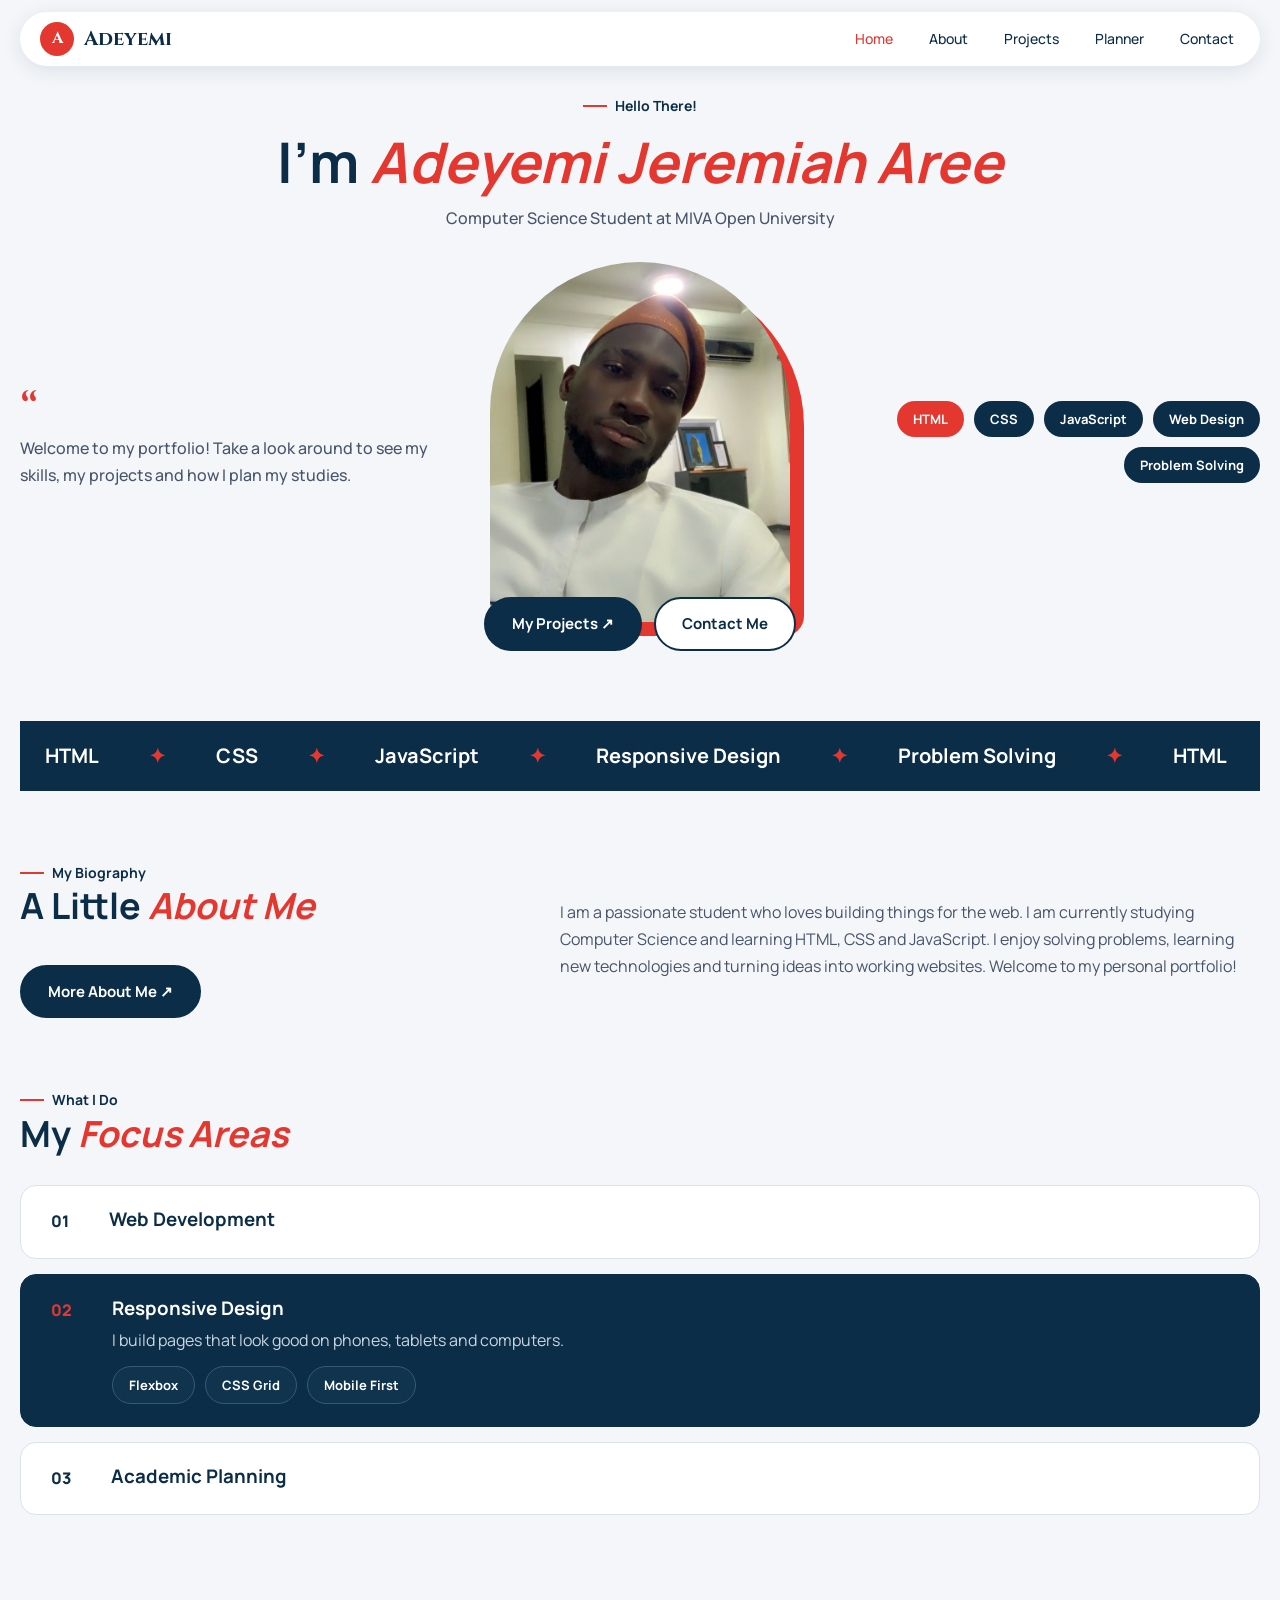
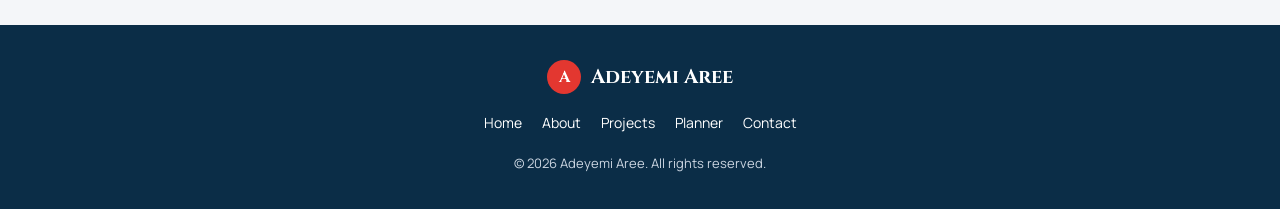
<file: index.html>
<!DOCTYPE html>
<html lang="en">
<head>
  <meta charset="UTF-8">
  <meta name="viewport" content="width=device-width, initial-scale=1.0">
  <title>Home | A.A</title>
  <link rel="stylesheet" href="style.css">
</head>
<body>

  <header>
    <nav>
      <a href="index.html" class="logo"><span class="logo-circle">A</span> Adeyemi</a>
      <ul>
        <li><a href="index.html" class="active">Home</a></li>
        <li><a href="about.html">About</a></li>
        <li><a href="projects.html">Projects</a></li>
        <li><a href="planner.html">Planner</a></li>
        <li><a href="contact.html">Contact</a></li>
      </ul>
    </nav>
  </header>

  <main>
    <section class="hero">
      <p class="label">Hello There!</p>
      <h1>I'm <span class="accent">Adeyemi Jeremiah Aree</span></h1>
      
      <p class="role">Computer Science Student at MIVA Open University</p>

      <div class="hero-main">
        <div class="welcome-card">
          <p class="quote">&ldquo;</p>
          
          <p>Welcome to my portfolio! Take a look around to see my skills, my projects and how I plan my studies.</p>
        </div>

        <div class="photo-wrap">
          <img src="images/my pic.jpeg" alt="Photograph of Adeyemi Aree">
        </div>

        <ul class="tag-list">
          <li>HTML</li>
          <li>CSS</li>
          <li>JavaScript</li>
          <li>Web Design</li>
          <li>Problem Solving</li>
        </ul>
      </div>

      <div class="hero-buttons">
        <a href="projects.html" class="btn btn-dark">My Projects &#8599;</a>
        <a href="contact.html" class="btn btn-outline">Contact Me</a>
      </div>
    </section>

    <div class="strip">
      <div class="strip-track"><span>HTML</span><span class="star">&#10022;</span><span>CSS</span><span class="star">&#10022;</span><span>JavaScript</span><span class="star">&#10022;</span><span>Responsive Design</span><span class="star">&#10022;</span><span>Problem Solving</span><span class="star">&#10022;</span><span>HTML</span><span class="star">&#10022;</span><span>CSS</span><span class="star">&#10022;</span><span>JavaScript</span><span class="star">&#10022;</span><span>Responsive Design</span><span class="star">&#10022;</span><span>Problem Solving</span><span class="star">&#10022;</span></div>
    </div>

    <section class="bio">
      <div>
        <p class="label">My Biography</p>
        <h2>A Little <span class="accent">About Me</span></h2>
        <br>
        <a href="about.html" class="btn btn-dark">More About Me &#8599;</a>
      </div>
      <p>
        I am a passionate student who loves building things for the web.
        I am currently studying Computer Science and learning HTML, CSS and
        JavaScript. I enjoy solving problems, learning new technologies and
        turning ideas into working websites. Welcome to my personal portfolio!
      </p>
    </section>

    <section>
      <p class="label">What I Do</p>
      <h2 class="section-title">My <span class="accent">Focus Areas</span></h2>

      <ul class="service-list">
       
        <li class="service">
          <span class="num">01</span>
          <h3>Web Development</h3>
        </li>
        <li class="service dark">
          <span class="num">02</span>
          <div>
            <h3>Responsive Design</h3>
            <p>I build pages that look good on phones, tablets and computers.</p>
            <ul class="tag-list">
              <li>Flexbox</li>
              <li>CSS Grid</li>
              <li>Mobile First</li>
            </ul>
          </div>
        </li>
        <li class="service">
          <span class="num">03</span>
          <h3>Academic Planning</h3>
        </li>
      </ul>
    </section>
  </main>

  <footer>
    <a href="index.html" class="logo"><span class="logo-circle">A</span> Adeyemi Aree</a>
    <ul>
      <li><a href="index.html">Home</a></li>
      <li><a href="about.html">About</a></li>
      <li><a href="projects.html">Projects</a></li>
      <li><a href="planner.html">Planner</a></li>
      <li><a href="contact.html">Contact</a></li>
    </ul>
    
    <p>&copy; 2026 Adeyemi Aree. All rights reserved.</p>
  </footer>

</body>
</html>
</file>
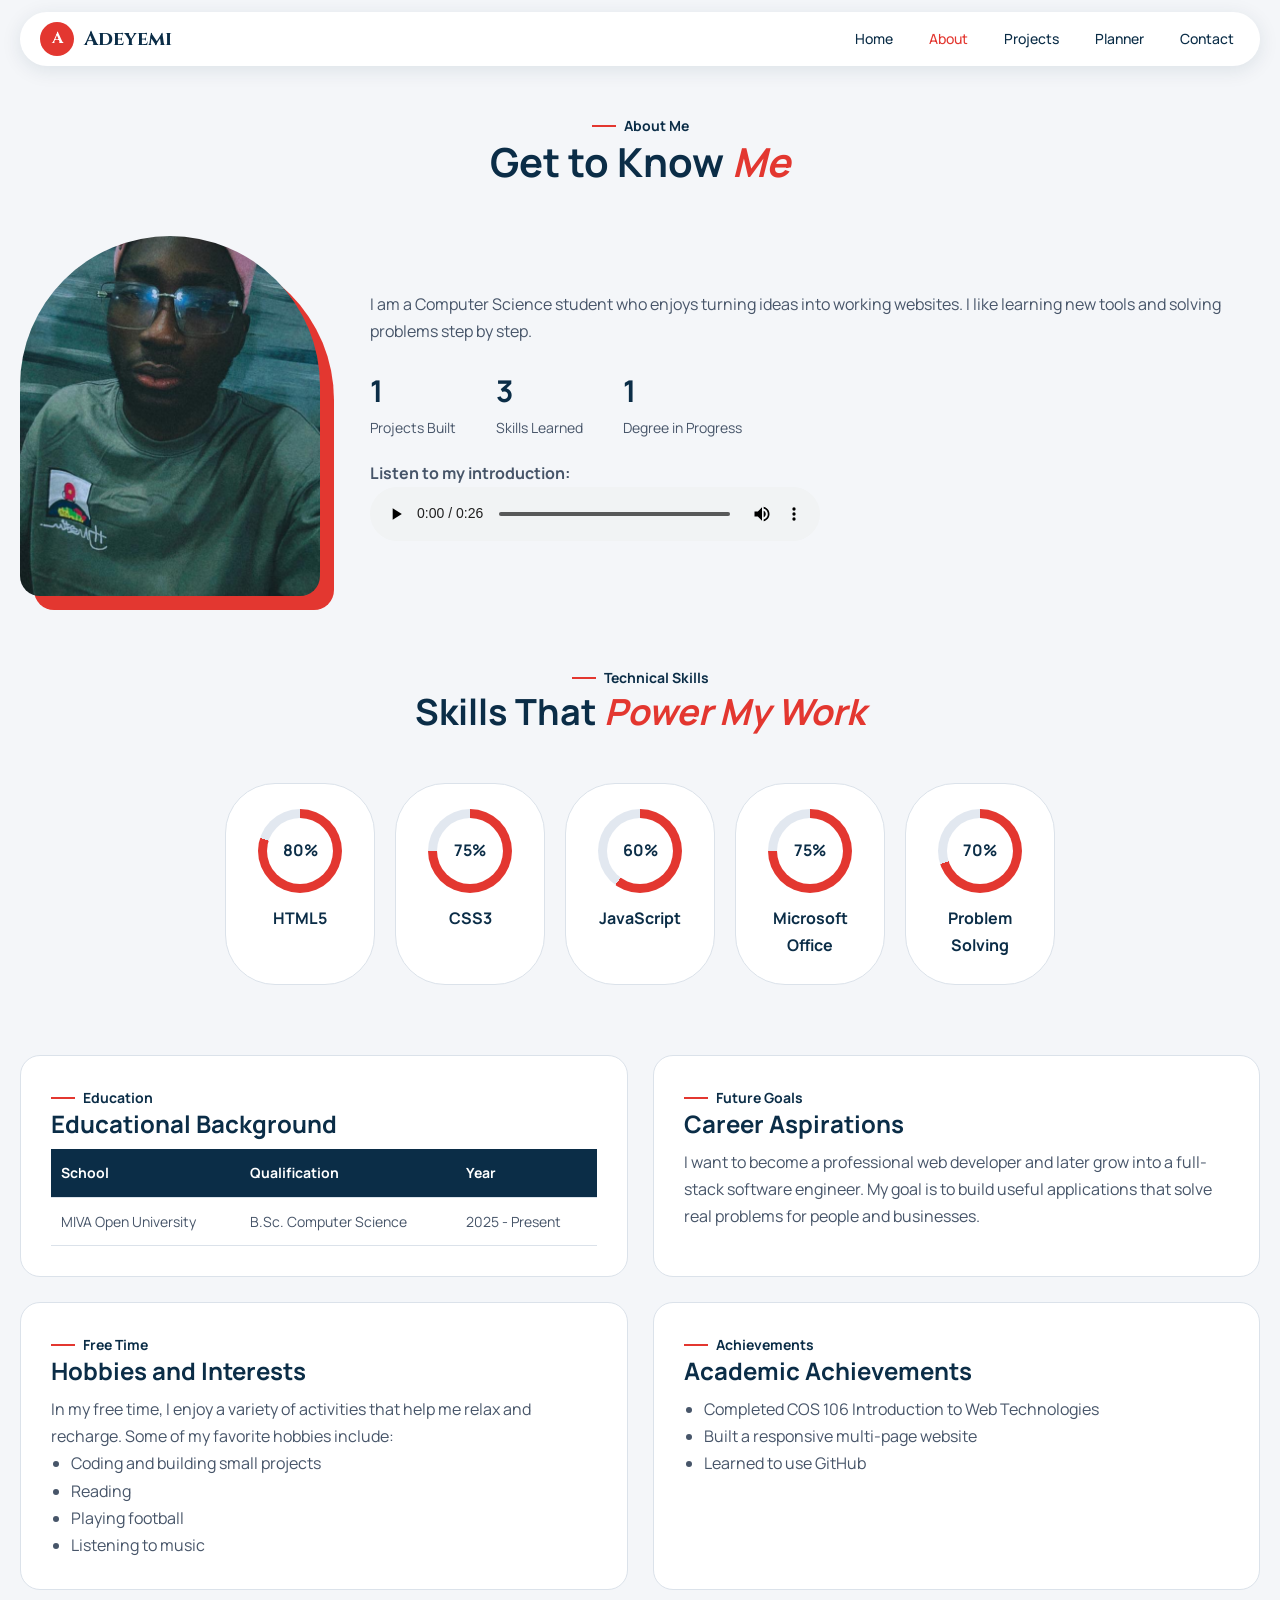
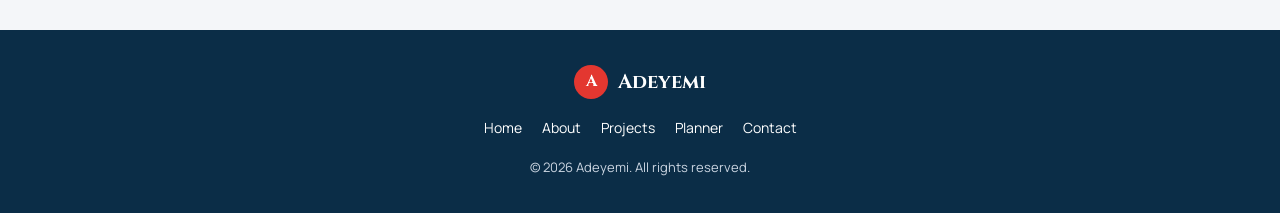
<file: about.html>
<!DOCTYPE html>
<html lang="en">
<head>
  <meta charset="UTF-8">
  <meta name="viewport" content="width=device-width, initial-scale=1.0">
  <title>About | Adeyemi</title>
  <link rel="stylesheet" href="style.css">
</head>
<body>

  <header>
    <nav>
      <a href="index.html" class="logo"><span class="logo-circle">A</span> Adeyemi</a>
      <ul>
        <li><a href="index.html">Home</a></li>
        <li><a href="about.html" class="active">About</a></li>
        <li><a href="projects.html">Projects</a></li>
        <li><a href="planner.html">Planner</a></li>
        <li><a href="contact.html">Contact</a></li>
      </ul>
    </nav>
  </header>

  <main>
    <div class="page-heading">
      <p class="label">About Me</p>
      <h1>Get to Know <span class="accent">Me</span></h1>
    </div>

    <section class="about-intro">
      <div class="photo-wrap">
        <img src="images/pic.jpeg">
      </div>
      <div>
        <p>
          I am a Computer Science student who enjoys turning ideas into working
          websites. I like learning new tools and solving problems step by step.
        </p>
       
        <ul class="stats">
          <li><strong>1</strong> Projects Built</li>
          <li><strong>3</strong> Skills Learned</li>
          <li><strong>1</strong> Degree in Progress</li>
        </ul>
        <p><strong>Listen to my introduction:</strong></p>
       
        <audio controls>
          <source src="audio/intro.mp3" type="audio/mpeg">
        </audio>
      </div>
    </section>

    <!-- TECHNICAL SKILLS (a list). The number appears twice: in style="--percent: 90" and in the text -->
    <section>
      <div class="page-heading">
        <p class="label">Technical Skills</p>
        <h2 class="section-title">Skills That <span class="accent">Power My Work</span></h2>
      </div>
      <ul class="skills">
        <li>
          <div class="skill-circle" style="--percent: 80"><span>80%</span></div>
          HTML5
        </li>
        <li>
          <div class="skill-circle" style="--percent: 75"><span>75%</span></div>
          CSS3
        </li>
        <li>
          <div class="skill-circle" style="--percent: 60"><span>60%</span></div>
          JavaScript
        </li>
        <li>
          <div class="skill-circle" style="--percent: 75"><span>75%</span></div>
          Microsoft Office
        </li>
        <li>
          <div class="skill-circle" style="--percent: 70"><span>70%</span></div>
          Problem Solving
        </li>
      </ul>
    </section>

    <div class="about-grid">

      <section class="card">
        <p class="label">Education</p>
        <h2>Educational Background</h2>
        <table>
          <tr>
            <th>School</th>
            <th>Qualification</th>
            <th>Year</th>
          </tr>
          <tr>
            <td>MIVA Open University</td>
            <td>B.Sc. Computer Science</td>
            <td>2025 - Present</td>
          </tr>
        </table>
      </section>

      <section class="card">
        <p class="label">Future Goals</p>
        <h2>Career Aspirations</h2>
        <p>
          I want to become a professional web developer and later grow into a
          full-stack software engineer. My goal is to build useful applications
          that solve real problems for people and businesses.
        </p>
      </section>

      <section class="card">
        <p class="label">Free Time</p>
        <h2>Hobbies and Interests</h2>
        <p>
          In my free time, I enjoy a variety of activities that help me relax and
          recharge. Some of my favorite hobbies include:
        <ul>
          <li>Coding and building small projects</li>
          <li>Reading</li>
          <li>Playing football</li>
          <li>Listening to music</li>
        </ul>
      </section>
      <section class="card">
        <p class="label">Achievements</p>
        <h2>Academic Achievements</h2>
        <ul>
          <li>Completed COS 106 Introduction to Web Technologies</li>
          <li>Built a responsive multi-page website</li>
          <li>Learned to use GitHub</li>
        </ul>
      </section>

    </div>
  </main>

  <footer>
    <a href="index.html" class="logo"><span class="logo-circle">A</span> Adeyemi</a>
    <ul>
      <li><a href="index.html">Home</a></li>
      <li><a href="about.html">About</a></li>
      <li><a href="projects.html">Projects</a></li>
      <li><a href="planner.html">Planner</a></li>
      <li><a href="contact.html">Contact</a></li>
    </ul>
    <p>&copy; 2026 Adeyemi. All rights reserved.</p>
  </footer>

</body>
</html>
</file>
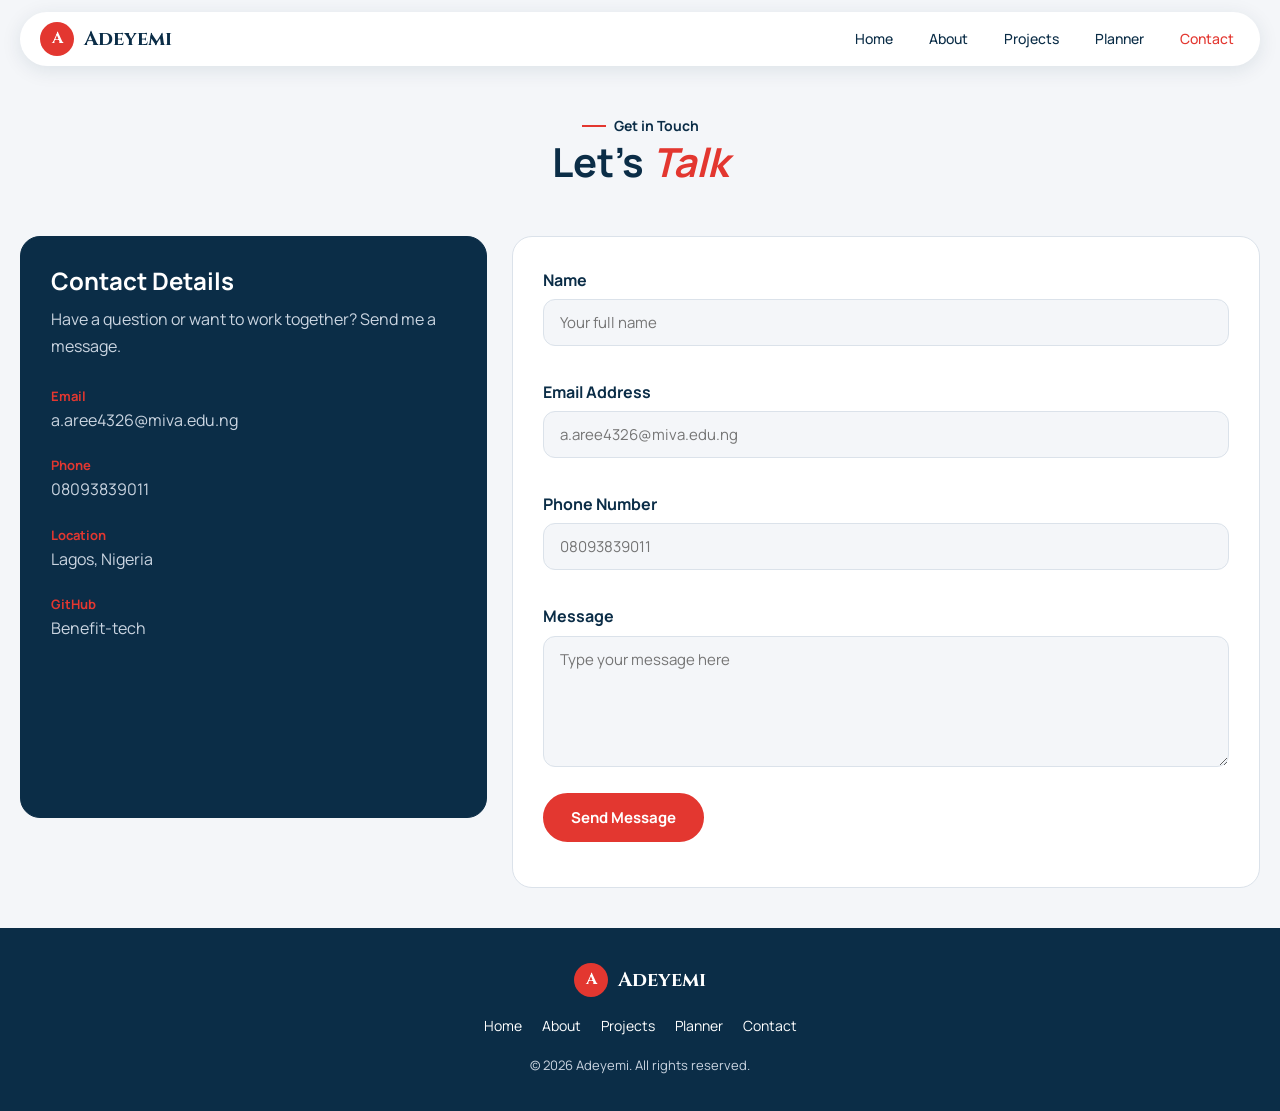
<file: contact.html>
<!DOCTYPE html>
<html lang="en">
<head>
  <meta charset="UTF-8">
  <meta name="viewport" content="width=device-width, initial-scale=1.0">
  <title>Contact | Adeyemi</title>
  <link rel="stylesheet" href="style.css">
</head>
<body>

  <header>
    <nav>
      <!-- EDIT: Put your first letter in the circle and your name next to it -->
      <a href="index.html" class="logo"><span class="logo-circle">A</span> Adeyemi</a>
      <ul>
        <li><a href="index.html">Home</a></li>
        <li><a href="about.html">About</a></li>
        <li><a href="projects.html">Projects</a></li>
        <li><a href="planner.html">Planner</a></li>
        <li><a href="contact.html" class="active">Contact</a></li>
      </ul>
    </nav>
  </header>

  <main>
    <div class="page-heading">
      <p class="label">Get in Touch</p>
      <h1>Let's <span class="accent">Talk</span></h1>
    </div>

    <div class="contact-layout">

      <section class="card contact-info">
        <h2>Contact Details</h2>
        <p>Have a question or want to work together? Send me a message.</p>
        <ul>
          <li><strong>Email</strong> a.aree4326@miva.edu.ng</li>
          <li><strong>Phone</strong> 08093839011</li>
          <li><strong>Location</strong> Lagos, Nigeria</li>
          <li><strong>GitHub</strong> <github class="com">
          <Benefit-tech>Benefit-tech</Benefit-tech></li>
        </ul>
      </section>

      <form id="contactForm" class="card contact-form" novalidate>

        <label for="name">Name</label>
        <input type="text" id="name" placeholder="Your full name">
        <p class="error" id="nameError"></p>

        <label for="email">Email Address</label>
        <input type="text" id="email" placeholder="a.aree4326@miva.edu.ng">
        <p class="error" id="emailError"></p>

        <label for="phone">Phone Number</label>
        <input type="text" id="phone" placeholder="08093839011">
        <p class="error" id="phoneError"></p>

        <label for="message">Message</label>
        <textarea id="message" rows="5" placeholder="Type your message here"></textarea>
        <p class="error" id="messageError"></p>

        <button type="submit" class="btn">Send Message</button>
        <p id="formMessage"></p>
      </form>

    </div>
  </main>

  <footer>
    <a href="index.html" class="logo"><span class="logo-circle">A</span> Adeyemi</a>
    <ul>
      <li><a href="index.html">Home</a></li>
      <li><a href="about.html">About</a></li>
      <li><a href="projects.html">Projects</a></li>
      <li><a href="planner.html">Planner</a></li>
      <li><a href="contact.html">Contact</a></li>
    </ul>
    <p>&copy; 2026 Adeyemi. All rights reserved.</p>
  </footer>

  <script src="contact.js"></script>
</body>
</html>
</file>
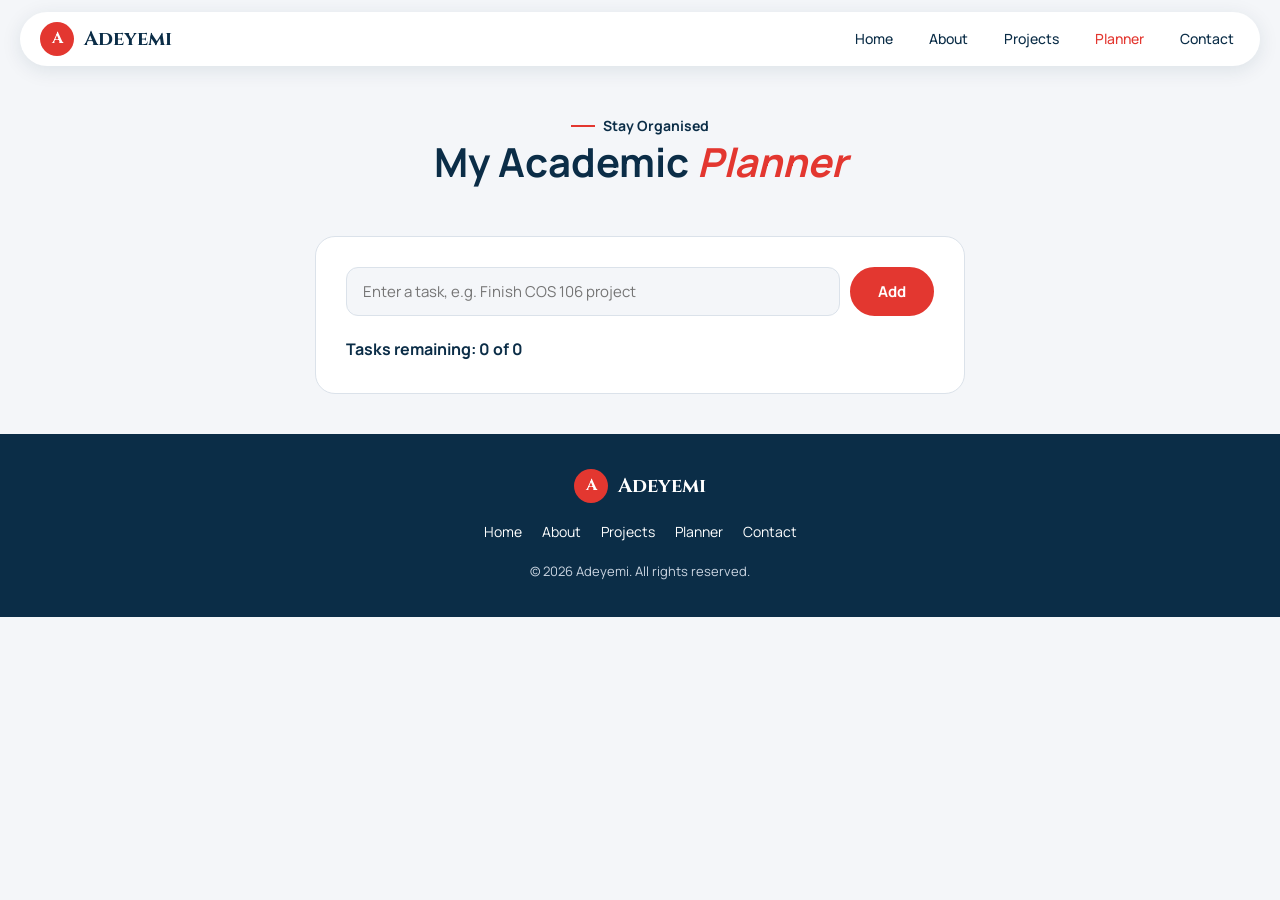
<file: planner.html>
<!DOCTYPE html>
<html lang="en">
<head>
  <meta charset="UTF-8">
  <meta name="viewport" content="width=device-width, initial-scale=1.0">
  <title>Academic Planner | Adeyemi</title>
  <link rel="stylesheet" href="style.css">
</head>
<body>

  <header>
    <nav>
      <a href="index.html" class="logo"><span class="logo-circle">A</span> Adeyemi</a>
      <ul>
        <li><a href="index.html">Home</a></li>
        <li><a href="about.html">About</a></li>
        <li><a href="projects.html">Projects</a></li>
        <li><a href="planner.html" class="active">Planner</a></li>
        <li><a href="contact.html">Contact</a></li>
      </ul>
    </nav>
  </header>

  <main>
    <div class="page-heading">
      <p class="label">Stay Organised</p>
      <h1>My Academic <span class="accent">Planner</span></h1>
    </div>

    <section class="planner-box card">
      <div class="add-task">
        <input type="text" id="taskInput" placeholder="Enter a task, e.g. Finish COS 106 project">
        <button class="btn" id="addButton">Add</button> 

      </div>
      <ul id="taskList">  </ul>

      <p id="taskCount"></p>
    </section>
  </main>

  <footer>
    <a href="index.html" class="logo"><span class="logo-circle">A</span> Adeyemi</a>
    <ul>
      <li><a href="index.html">Home</a></li>
      <li><a href="about.html">About</a></li>
      <li><a href="projects.html">Projects</a></li>
      <li><a href="planner.html">Planner</a></li>
      <li><a href="contact.html">Contact</a></li>
    </ul>
    <p>&copy; 2026 Adeyemi. All rights reserved.</p>
  </footer>

  <script src="planner.js"></script>
</body>
</html>
</file>
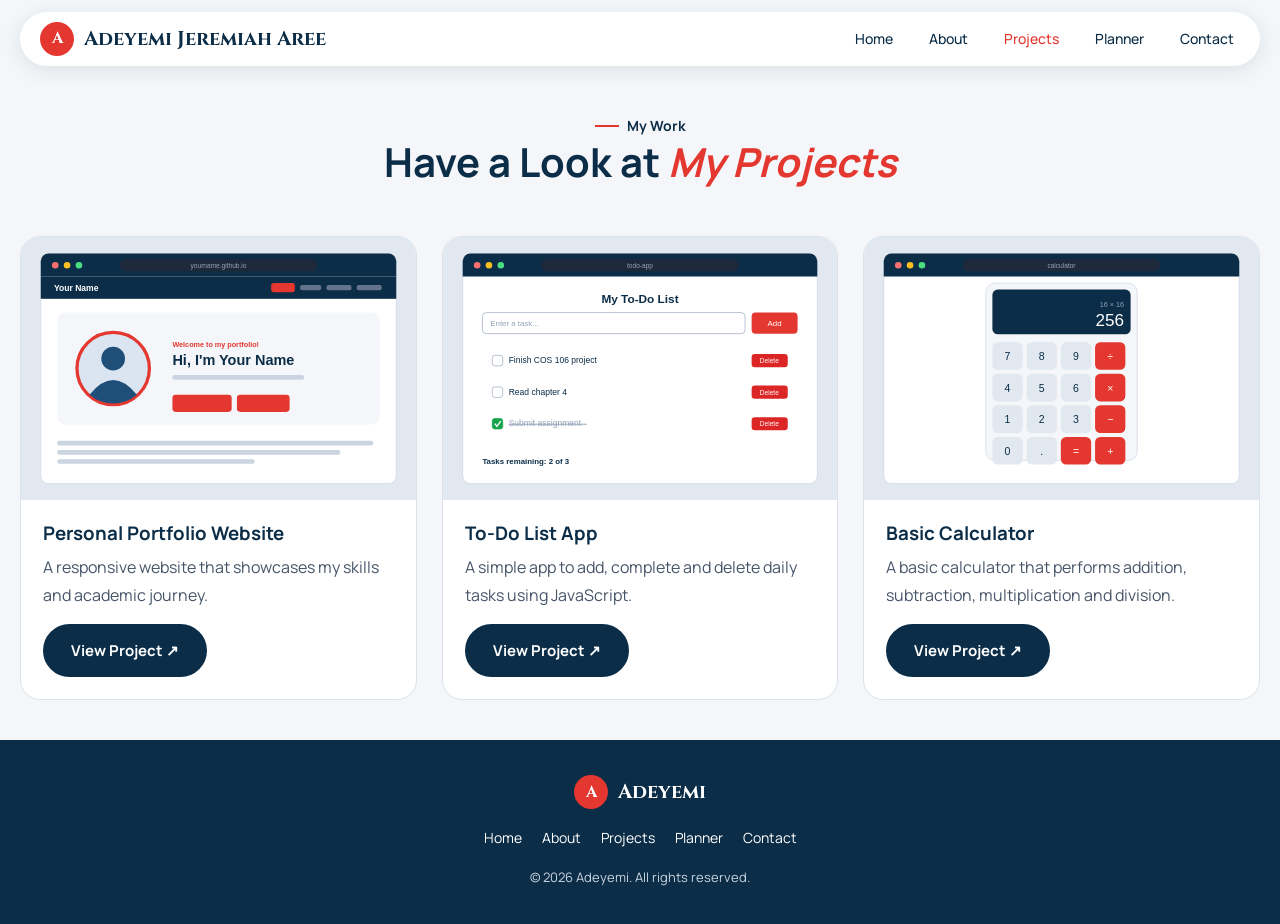
<file: projects.html>
<!DOCTYPE html>
<html lang="en">
<head>
  <meta charset="UTF-8">
  <meta name="viewport" content="width=device-width, initial-scale=1.0">
  <title>Projects | Adeyemi Jeremiah Aree</title>
  <link rel="stylesheet" href="style.css">
</head>
<body>

  <header>
    <nav>
      <a href="index.html" class="logo"><span class="logo-circle">A</span> Adeyemi Jeremiah Aree</a>
      <ul>
        <li><a href="index.html">Home</a></li>
        <li><a href="about.html">About</a></li>
        <li><a href="projects.html" class="active">Projects</a></li>
        <li><a href="planner.html">Planner</a></li>
        <li><a href="contact.html">Contact</a></li>
      </ul>
    </nav>
  </header>

  <main>
    <div class="page-heading">
      <p class="label">My Work</p>
      <h1>Have a Look at <span class="accent">My Projects</span></h1>
    </div>

    <div class="project-grid">
      <article class="project-card">
        <img src="images/project1-a.svg">
        <div class="info">
          <h3>Personal Portfolio Website</h3>
          <p>A responsive website that showcases my skills and academic journey.</p>
          <a href="#project1" class="btn btn-dark">View Project &#8599;</a>
        </div>
      </article>
      <article class="project-card">
        <img src="images/project2-a.svg">
        <div class="info">
          <h3>To-Do List App</h3>
          <p>A simple app to add, complete and delete daily tasks using JavaScript.</p>
          <a href="#project2" class="btn btn-dark">View Project &#8599;</a>
        </div>
      </article>
      <article class="project-card">
        <img src="images/project3-a.svg">
        <div class="info">
          <h3>Basic Calculator</h3>
          <p>A basic calculator that performs addition, subtraction, multiplication and division.</p>

          <a href="#project3" class="btn btn-dark">View Project &#8599;</a>
        </div>
      </article>

    </div>
  </main>

  <section class="project-detail" id="project1">
    <div class="detail-box">
      <a href="#" class="close" aria-label="Close">&times;</a>
      <h2>Personal Portfolio Website</h2>
      <p class="tag">HTML · CSS · JavaScript</p>

      <div class="screenshots">
        <img src="images/project1-a.svg">
        <img src="images/project1-b.svg">
      </div>

      <h3>Description</h3>
      <p>I built it to practise semantic HTML, CSS Flexbox and Grid layouts, and responsive design so the site looks good on both phones and computers.</p>

      <h3>Key Features</h3>
      <ul>
        <li>Responsive layout for phones, tablets and computers</li>
        <li>Navigation bar with hover effects</li>
        <li>Interactive academic planner and validated contact form</li>
      </ul>

      <p><strong>Built with:</strong> HTML5, CSS3, JavaScript</p>
      <br>
      <a href="https://github.com/Benefit-tech" class="btn btn-dark" target="_blank">View on GitHub &#8599;</a>
      <a href="#" class="btn btn-light">Back to Projects</a>
    </div>
  </section>

  <section class="project-detail" id="project2">
    <div class="detail-box">
      <a href="#" class="close" aria-label="Close">&times;</a>
      <h2>To-Do List App</h2>
      <p class="tag">HTML · CSS · JavaScript</p>

      <div class="screenshots">
        <img src="images/project2-a.svg">
        <img src="images/project2-b.svg">
      </div>

      <h3>Description</h3>
      <p>A simple task manager that helps a student plan the day. Tasks are stored in a JavaScript array and the list updates on the page instantly.</p>
      <p>I built it to practise arrays, functions, event handling and DOM manipulation.</p>

      <h3>Key Features</h3>
      <ul>
        <li>Add new tasks with the Add button or the Enter key</li>
        <li>Click a task to mark it as completed</li>
        <li>Delete tasks and see how many are remaining</li>
      </ul>

      <p><strong>Built with:</strong> HTML5, CSS3, JavaScript (arrays and DOM)</p>
      <br>
      <a href="https://github.com/Benefit-tech" class="btn btn-dark" target="_blank">View on GitHub &#8599;</a>
      <a href="#" class="btn btn-light">Back to Projects</a>
    </div>
  </section>
  <section class="project-detail" id="project3">
    <div class="detail-box">
      <a href="#" class="close" aria-label="Close">&times;</a>
      <h2>Basic Calculator</h2>
      <p class="tag">HTML · CSS · JavaScript</p>

      <div class="screenshots">
        <img src="images/project3-a.svg">
        <img src="images/project3-b.svg">
      </div>

      <h3>Description</h3>
      <p>A clean calculator that handles the four basic operations. The buttons are laid out with CSS Grid and the maths is done with JavaScript functions.</p>
      <p>I built it to practise functions, conditions and handling button click events.</p>

      <h3>Key Features</h3>
      <ul>
        <li>Addition, subtraction, multiplication and division</li>
        <li>Clear button to reset the display</li>
        <li>Button grid built with CSS Grid</li>
      </ul>

      <p><strong>Built with:</strong> HTML5, CSS3, JavaScript (functions)</p>
      <br>
      <a href="https://github.com/Benefit-tech" class="btn btn-dark" target="_blank">View on GitHub &#8599;</a>
      <a href="#" class="btn btn-light">Back to Projects</a>
    </div>
  </section>

  <footer>
    <a href="index.html" class="logo"><span class="logo-circle">A</span> Adeyemi</a>
    <ul>
      <li><a href="index.html">Home</a></li>
      <li><a href="about.html">About</a></li>
      <li><a href="projects.html">Projects</a></li>
      <li><a href="planner.html">Planner</a></li>
      <li><a href="contact.html">Contact</a></li>
    </ul>
    <p>&copy; 2026 Adeyemi. All rights reserved.</p>
  </footer>

</body>
</html>
</file>
<file: style.css>
/* =========================================================
   style.css - shared by ALL pages
   Theme colours come from the COS 106 brief (MIVA navy + red).
   TIP: To change the theme, edit the colours below.
   ========================================================= */

/* Fonts used in the COS 106 brief: Manrope (text) and Cinzel (logo) */
@import url("https://fonts.googleapis.com/css2?family=Cinzel:wght@700&family=Manrope:wght@400;500;700;800&display=swap");

:root {
  --navy: #0b2d47;          /* main dark colour (nav button, footer, dark cards) */
  --navy-light: #11344e;    /* slightly lighter navy */
  --red: #e33730;           /* accent colour (highlights, buttons) */
  --background: #f4f6f9;    /* page background */
  --white: #ffffff;
  --text: #475569;          /* normal text */
  --border: #dbe2ea;        /* thin lines */
}

/* ---------- Basic reset ---------- */
* {
  margin: 0;
  padding: 0;
  box-sizing: border-box;
}

body {
  font-family: "Manrope", Arial, sans-serif;
  color: var(--text);
  background-color: var(--background);
  line-height: 1.7;
}

img {
  max-width: 100%;
  display: block;
}

h1, h2, h3 {
  color: var(--navy);
  line-height: 1.2;
  margin-bottom: 10px;
}

a {
  color: var(--red);
}

/* The coloured, slanted word inside headings, e.g. <span class="accent">Name</span> */
.accent {
  color: var(--red);
  font-style: italic;
}

/* Small label above a heading, e.g. "— About Me" */
.label {
  color: var(--navy);
  font-weight: 700;
  font-size: 14px;
  display: flex;
  align-items: center;
  gap: 8px;
}

.label::before {
  content: "";
  width: 24px;
  height: 2px;
  background-color: var(--red);
}

/* ---------- Navigation (floating pill bar) ---------- */
header {
  position: sticky;
  top: 12px;
  z-index: 10;
  padding: 0 20px;
}

nav {
  max-width: 1440px;
  margin: 0 auto;
  background-color: var(--white);
  border-radius: 50px;
  box-shadow: 0 4px 20px rgba(11, 45, 71, 0.1);
  padding: 10px 12px 10px 20px;
  display: flex;                       /* Flexbox */
  justify-content: space-between;
  align-items: center;
  gap: 15px;
  flex-wrap: wrap;
}

.logo {
  display: flex;
  align-items: center;
  gap: 10px;
  color: var(--navy);
  font-family: "Cinzel", serif;
  font-size: 20px;
  font-weight: 700;
  text-decoration: none;
}

.logo-circle {
  width: 34px;
  height: 34px;
  border-radius: 50%;
  background-color: var(--red);
  color: var(--white);
  display: grid;
  place-items: center;
  font-size: 16px;
}

nav ul {
  list-style: none;
  display: flex;
  gap: 8px;
}

nav ul a {
  color: var(--navy);
  font-size: 14px;
  font-weight: 500;
  text-decoration: none;
  padding: 8px 14px;
  border-radius: 20px;
  transition: color 0.3s, background-color 0.3s;   /* smooth hover effect */
}

nav ul a:hover,
nav ul a.active {
  color: var(--red);
}

/* ---------- Buttons ---------- */
.btn {
  display: inline-block;
  background-color: var(--red);
  color: var(--white);
  padding: 12px 26px;
  border: 2px solid var(--red);
  border-radius: 40px;
  text-decoration: none;
  font-family: inherit;
  font-size: 15px;
  font-weight: 700;
  cursor: pointer;
  transition: background-color 0.3s, transform 0.3s;
}

.btn:hover {
  background-color: var(--navy);
  border-color: var(--navy);
  transform: translateY(-3px);
}

.btn-dark {
  background-color: var(--navy);
  border-color: var(--navy);
}

.btn-dark:hover {
  background-color: var(--red);
  border-color: var(--red);
}

.btn-outline {
  background-color: var(--white);
  color: var(--navy);
  border-color: var(--navy);
}

.btn-light {
  background-color: var(--background);
  color: var(--navy);
  border-color: var(--border);
}

/* ---------- Page layout ---------- */
main {
  max-width: 1440px;
  margin: 0 auto;
  padding: 40px 20px;
}

section {
  margin-bottom: 70px;
}

.page-heading {
  text-align: center;
  margin: 20px 0 50px;
}

.page-heading .label {
  justify-content: center;
}

.page-heading h1 {
  font-size: 40px;
}

.card {
  background-color: var(--white);
  border: 1px solid var(--border);
  border-radius: 20px;
  padding: 30px;
}

/* ---------- Homepage: hero ---------- */
.hero {
  text-align: center;
  animation: fadeIn 1s;                /* animation */
}

.hero .label {
  justify-content: center;
}

.hero h1 {
  font-size: 56px;
  margin: 10px 0;
}

.hero .role {
  font-weight: 500;
  margin-bottom: 30px;
}

.hero-main {
  display: grid;                       /* CSS Grid: 3 columns */
  grid-template-columns: 1fr 320px 1fr;
  gap: 20px;
  align-items: center;
}

.welcome-card {
  text-align: left;
  font-weight: 500;
}

.welcome-card .quote {
  color: var(--red);
  font-size: 50px;
  line-height: 0.8;
  font-family: "Cinzel", serif;
}

/* Photo inside an arch shape with a red arch behind it */
.photo-wrap {
  position: relative;
  width: 300px;
  height: 360px;
  margin: 0 auto;
}

.photo-wrap::before {
  content: "";
  position: absolute;
  top: 14px;
  left: 14px;
  width: 100%;
  height: 100%;
  background-color: var(--red);
  border-radius: 150px 150px 20px 20px;
}

.photo-wrap img {
  position: relative;
  width: 100%;
  height: 100%;
  object-fit: cover;
  background-color: var(--navy);
  border-radius: 150px 150px 20px 20px;
}

/* Little rounded tags next to the photo (a list) */
.tag-list {
  list-style: none;
  display: flex;
  flex-wrap: wrap;
  gap: 10px;
  justify-content: flex-end;
}

.tag-list li {
  background-color: var(--navy);
  color: var(--white);
  font-size: 13px;
  font-weight: 700;
  padding: 7px 16px;
  border-radius: 20px;
}

.tag-list li:first-child {
  background-color: var(--red);
}

.hero-buttons {
  margin-top: -25px;
  position: relative;
  display: flex;
  justify-content: center;
  gap: 12px;
}

@keyframes fadeIn {
  from { opacity: 0; transform: translateY(20px); }
  to   { opacity: 1; transform: translateY(0); }
}

/* ---------- Homepage: scrolling strip (CSS animation only) ---------- */
.strip {
  background-color: var(--navy);
  color: var(--white);
  overflow: hidden;
  white-space: nowrap;
  margin: 70px 0;
  padding: 18px 0;
}

.strip-track {
  display: inline-block;
  animation: slide 25s linear infinite;
  font-size: 20px;
  font-weight: 700;
}

.strip-track span {
  margin: 0 25px;
}

.strip-track .star {
  color: var(--red);
}

@keyframes slide {
  from { transform: translateX(0); }
  to   { transform: translateX(-50%); }
}

/* ---------- Homepage: biography and services ---------- */
.bio {
  display: grid;
  grid-template-columns: 1fr 1.4fr;
  gap: 40px;
  align-items: center;
}

.bio h2,
.section-title {
  font-size: 36px;
}

.service-list {
  list-style: none;
  margin-top: 30px;
}

.service {
  display: flex;
  gap: 40px;
  align-items: flex-start;
  background-color: var(--white);
  border: 1px solid var(--border);
  border-radius: 16px;
  padding: 22px 30px;
  margin-bottom: 15px;
  transition: transform 0.3s;
}

.service:hover {
  transform: translateX(8px);
}

.service .num {
  font-weight: 800;
  color: var(--navy);
}

.service h3 {
  margin: 0;
}

.service.dark {
  background-color: var(--navy);
  border-color: var(--navy);
}

.service.dark h3 {
  color: var(--white);
}

.service.dark p {
  color: #cbd5e1;
  margin: 8px 0 12px;
}

.service.dark .num {
  color: var(--red);
}

.service.dark .tag-list {
  justify-content: flex-start;
}

.service.dark .tag-list li {
  background-color: var(--navy-light);
  border: 1px solid #36597a;
}

/* ---------- About page ---------- */
.about-intro {
  display: grid;
  grid-template-columns: 300px 1fr;
  gap: 50px;
  align-items: center;
}

.about-intro h2 {
  font-size: 36px;
}

.stats {
  list-style: none;
  display: flex;
  gap: 40px;
  margin: 20px 0;
}

.stats strong {
  display: block;
  color: var(--navy);
  font-size: 30px;
}

.stats li {
  font-size: 14px;
}

audio {
  width: 100%;
  max-width: 450px;
  display: block;
}

.skills {
  list-style: none;
  display: flex;
  flex-wrap: wrap;
  justify-content: center;
  gap: 20px;
  margin-top: 30px;
}

.skills li {
  background-color: var(--white);
  border: 1px solid var(--border);
  border-radius: 50px;
  padding: 25px 20px;
  width: 150px;
  text-align: center;
  font-weight: 700;
  color: var(--navy);
  transition: transform 0.3s;
}

.skills li:hover {
  transform: translateY(-8px);
}

/* The circle uses the number in style="--percent: 90" to draw the red ring */
.skill-circle {
  width: 84px;
  height: 84px;
  border-radius: 50%;
  background: conic-gradient(var(--red) calc(var(--percent) * 1%), #e2e8f0 0);
  display: grid;
  place-items: center;
  margin: 0 auto 12px;
}

.skill-circle span {
  width: 66px;
  height: 66px;
  border-radius: 50%;
  background-color: var(--white);
  display: grid;
  place-items: center;
}

.about-grid {
  display: grid;
  grid-template-columns: 1fr 1fr;
  gap: 25px;
}

.about-grid section {
  margin-bottom: 0;
}

.card ul {
  margin-left: 20px;
}

table {
  width: 100%;
  border-collapse: collapse;
  margin-top: 10px;
}

th, td {
  padding: 12px 10px;
  text-align: left;
  border-bottom: 1px solid var(--border);
  font-size: 14px;
}

th {
  background-color: var(--navy);
  color: var(--white);
}

/* ---------- Projects page ---------- */
.project-grid {
  display: grid;
  grid-template-columns: repeat(3, 1fr);
  gap: 25px;
}

.project-card {
  background-color: var(--white);
  border: 1px solid var(--border);
  border-radius: 20px;
  overflow: hidden;
  display: flex;
  flex-direction: column;
  transition: transform 0.3s, box-shadow 0.3s;
}

.project-card:hover {
  transform: translateY(-8px);
  box-shadow: 0 12px 30px rgba(11, 45, 71, 0.15);
}

.project-card img {
  width: 100%;
  aspect-ratio: 3 / 2;
  object-fit: cover;
}

.project-card .info {
  padding: 22px;
  flex: 1;
  display: flex;
  flex-direction: column;
  align-items: flex-start;
}

.project-card .info p {
  flex: 1;
  margin-bottom: 15px;
}

/* ---------- Project details box (pure CSS, no JavaScript) ----------
   Each box is hidden. When a "View Project" link is clicked, the page
   address ends in #project1, #project2 etc., and the :target rule
   below makes the matching box appear. */
.project-detail {
  display: none;                       /* hidden by default */
  position: fixed;
  top: 0;
  left: 0;
  width: 100%;
  height: 100%;
  background-color: rgba(11, 45, 71, 0.88);
  z-index: 20;
  overflow-y: auto;
  padding: 30px 15px;
}

.project-detail:target {
  display: block;                      /* shown when its link is clicked */
  animation: fadeIn 0.4s;
}

.detail-box {
  position: relative;
  max-width: 800px;
  margin: 0 auto;
  background-color: var(--white);
  padding: 35px;
  border-radius: 24px;
}

.detail-box .tag {
  color: var(--red);
  font-weight: 700;
  margin-bottom: 20px;
}

.detail-box h3 {
  margin-top: 20px;
}

.detail-box p {
  margin-bottom: 10px;
}

.detail-box ul {
  margin-left: 20px;
  margin-bottom: 15px;
}

.screenshots {
  display: grid;
  grid-template-columns: 1fr 1fr;
  gap: 15px;
}

.screenshots img {
  width: 100%;
  border: 1px solid var(--border);
  border-radius: 12px;
}

.close {
  position: absolute;
  top: 12px;
  right: 22px;
  font-size: 34px;
  text-decoration: none;
  color: var(--navy);
}

/* ---------- Planner page ---------- */
.planner-box {
  max-width: 650px;
  margin: 0 auto;
}

.add-task {
  display: flex;
  gap: 10px;
  margin-bottom: 20px;
}

.add-task input {
  flex: 1;
}

input, textarea {
  width: 100%;
  padding: 12px 16px;
  font-size: 15px;
  border: 1px solid var(--border);
  border-radius: 12px;
  font-family: inherit;
  background-color: var(--background);
}

input:focus, textarea:focus {
  outline: 2px solid var(--red);
  background-color: var(--white);
}

#taskList {
  list-style: none;
  margin: 0;
}

#taskList li {
  background-color: var(--background);
  padding: 12px 15px;
  margin-bottom: 10px;
  border-radius: 12px;
  display: flex;
  justify-content: space-between;
  align-items: center;
  gap: 10px;
}

#taskList li span {
  flex: 1;
  cursor: pointer;
  font-weight: 500;
}

/* A round tick circle before each task */
#taskList li span::before {
  content: "";
  display: inline-block;
  width: 16px;
  height: 16px;
  border: 2px solid var(--red);
  border-radius: 50%;
  margin-right: 12px;
  vertical-align: middle;
}

/* This class is added by JavaScript when a task is completed */
#taskList li.done span {
  text-decoration: line-through;
  color: #94a3b8;
}

#taskList li.done span::before {
  background-color: var(--red);
}

.delete-btn {
  background-color: var(--navy);
  color: var(--white);
  border: none;
  padding: 7px 16px;
  border-radius: 20px;
  font-family: inherit;
  font-weight: 700;
  cursor: pointer;
  transition: background-color 0.3s;
}

.delete-btn:hover {
  background-color: var(--red);
}

#taskCount {
  margin-top: 15px;
  font-weight: 700;
  color: var(--navy);
}

/* ---------- Contact page ---------- */
.contact-layout {
  display: grid;
  grid-template-columns: 1fr 1.6fr;
  gap: 25px;
}

.contact-info {
  background-color: var(--navy);
  border-color: var(--navy);
  color: #cbd5e1;
}

.contact-info h2 {
  color: var(--white);
}

.contact-info ul {
  list-style: none;
  margin: 25px 0 0;
}

.contact-info li {
  margin-bottom: 20px;
}

.contact-info strong {
  display: block;
  color: var(--red);
  font-size: 13px;
}

.contact-form label {
  display: block;
  font-weight: 700;
  color: var(--navy);
  margin: 15px 0 5px;
}

.contact-form label:first-child {
  margin-top: 0;
}

.error {
  color: var(--red);
  font-size: 13px;
  min-height: 18px;
}

#formMessage {
  margin-top: 15px;
  font-weight: 700;
  color: #15803d;
}

/* ---------- Footer ---------- */
footer {
  background-color: var(--navy);
  color: #cbd5e1;
  text-align: center;
  padding: 35px 20px;
}

footer .logo {
  color: var(--white);
  justify-content: center;
  margin-bottom: 15px;
}

footer ul {
  list-style: none;
  display: flex;
  justify-content: center;
  flex-wrap: wrap;
  gap: 20px;
  margin-bottom: 15px;
}

footer ul a {
  color: var(--white);
  text-decoration: none;
  font-size: 14px;
}

footer ul a:hover {
  color: var(--red);
}

footer p {
  font-size: 13px;
}

/* =========================================================
   RESPONSIVE DESIGN - changes layout on tablets and phones
   ========================================================= */

/* Tablets */
@media (max-width: 900px) {
  .hero-main {
    grid-template-columns: 1fr;
  }

  .tag-list {
    justify-content: center;
  }

  .hero-buttons {
    margin-top: 30px;
  }

  .hero h1 {
    font-size: 44px;
  }

  .project-grid {
    grid-template-columns: 1fr 1fr;
  }

  .bio,
  .about-intro,
  .contact-layout {
    grid-template-columns: 1fr;
  }

  .about-intro .photo-wrap {
    order: -1;
  }
}

/* Phones */
@media (max-width: 600px) {
  nav {
    border-radius: 24px;
    justify-content: center;
  }

  nav ul {
    flex-wrap: wrap;
    justify-content: center;
  }

  .hero h1 {
    font-size: 34px;
  }

  .photo-wrap {
    width: 250px;
    height: 300px;
  }

  .hero-buttons {
    flex-wrap: wrap;
  }

  .about-grid,
  .project-grid,
  .screenshots {
    grid-template-columns: 1fr;
  }

  .service {
    gap: 15px;
    padding: 18px;
  }

  .stats {
    gap: 25px;
  }

  .page-heading h1,
  .bio h2,
  .section-title {
    font-size: 30px;
  }

  .detail-box {
    padding: 25px 20px;
  }

  .add-task {
    flex-direction: column;
  }
}
</file>
